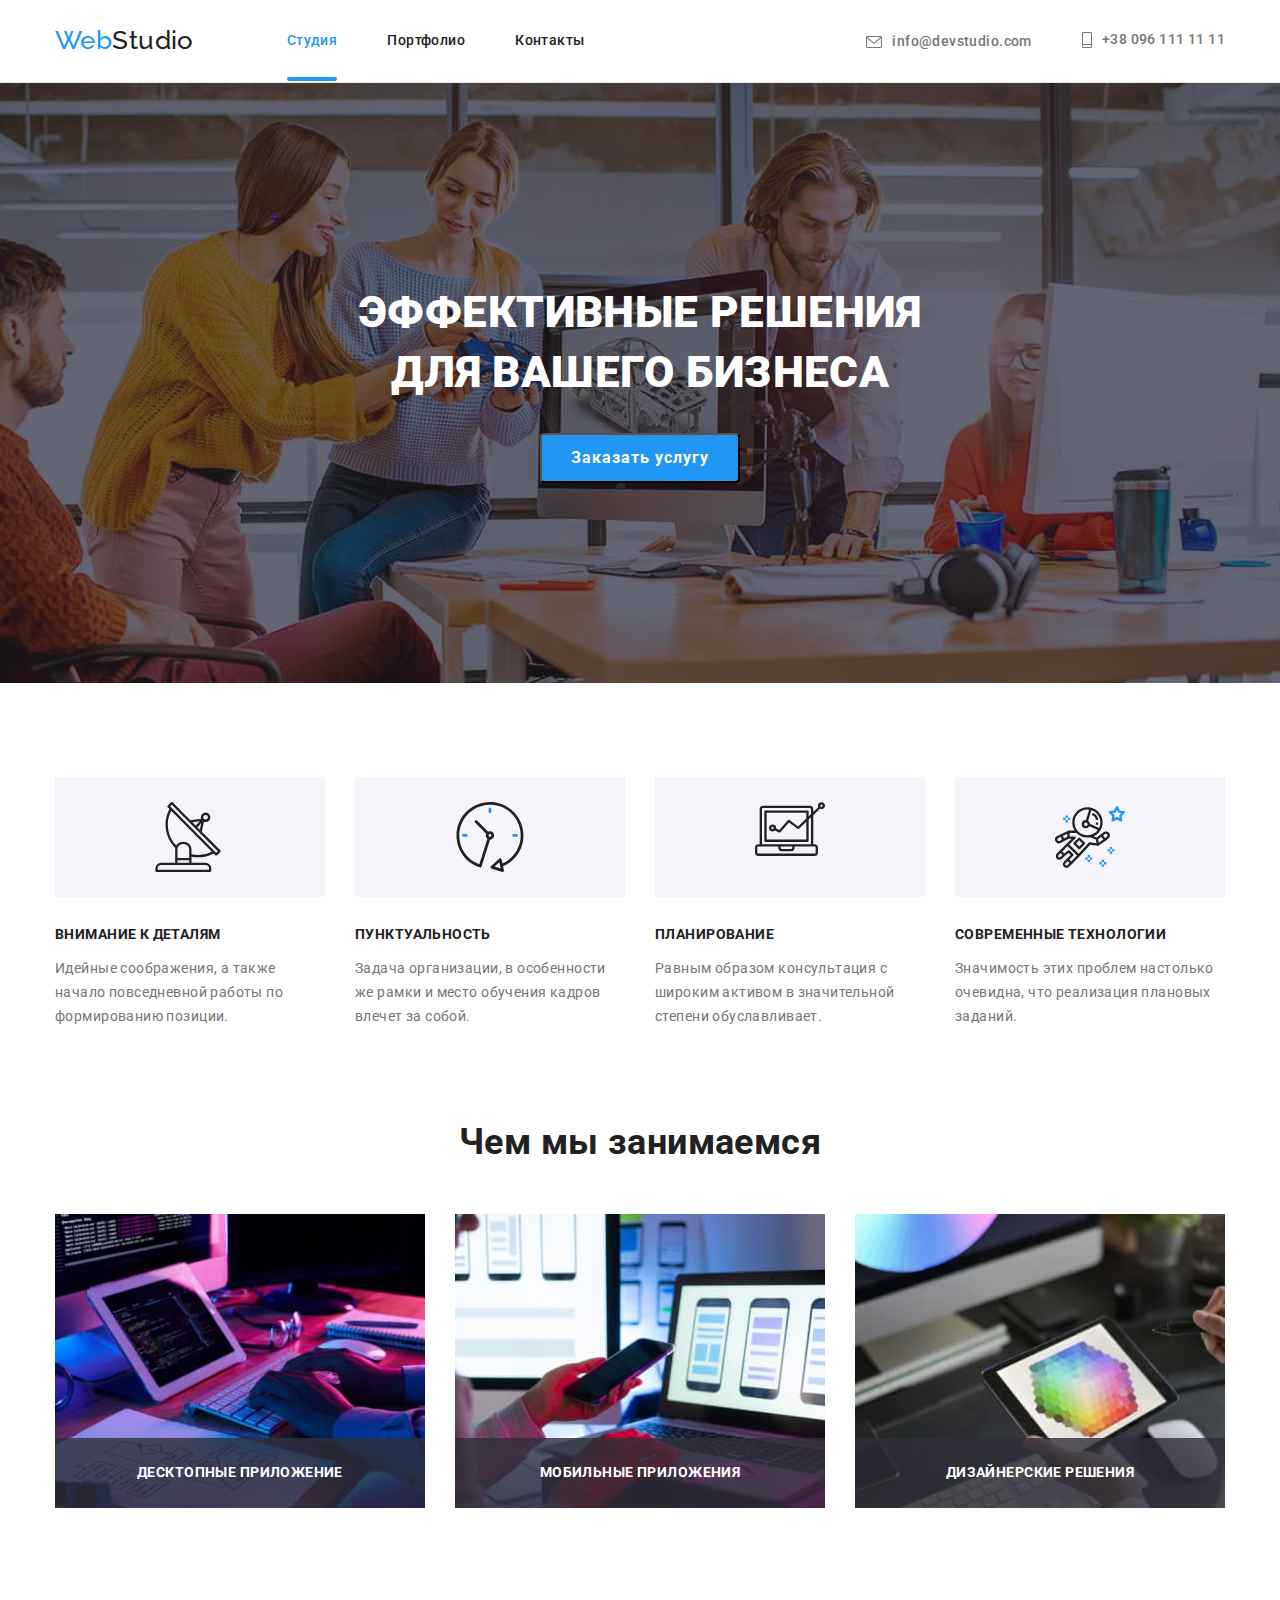
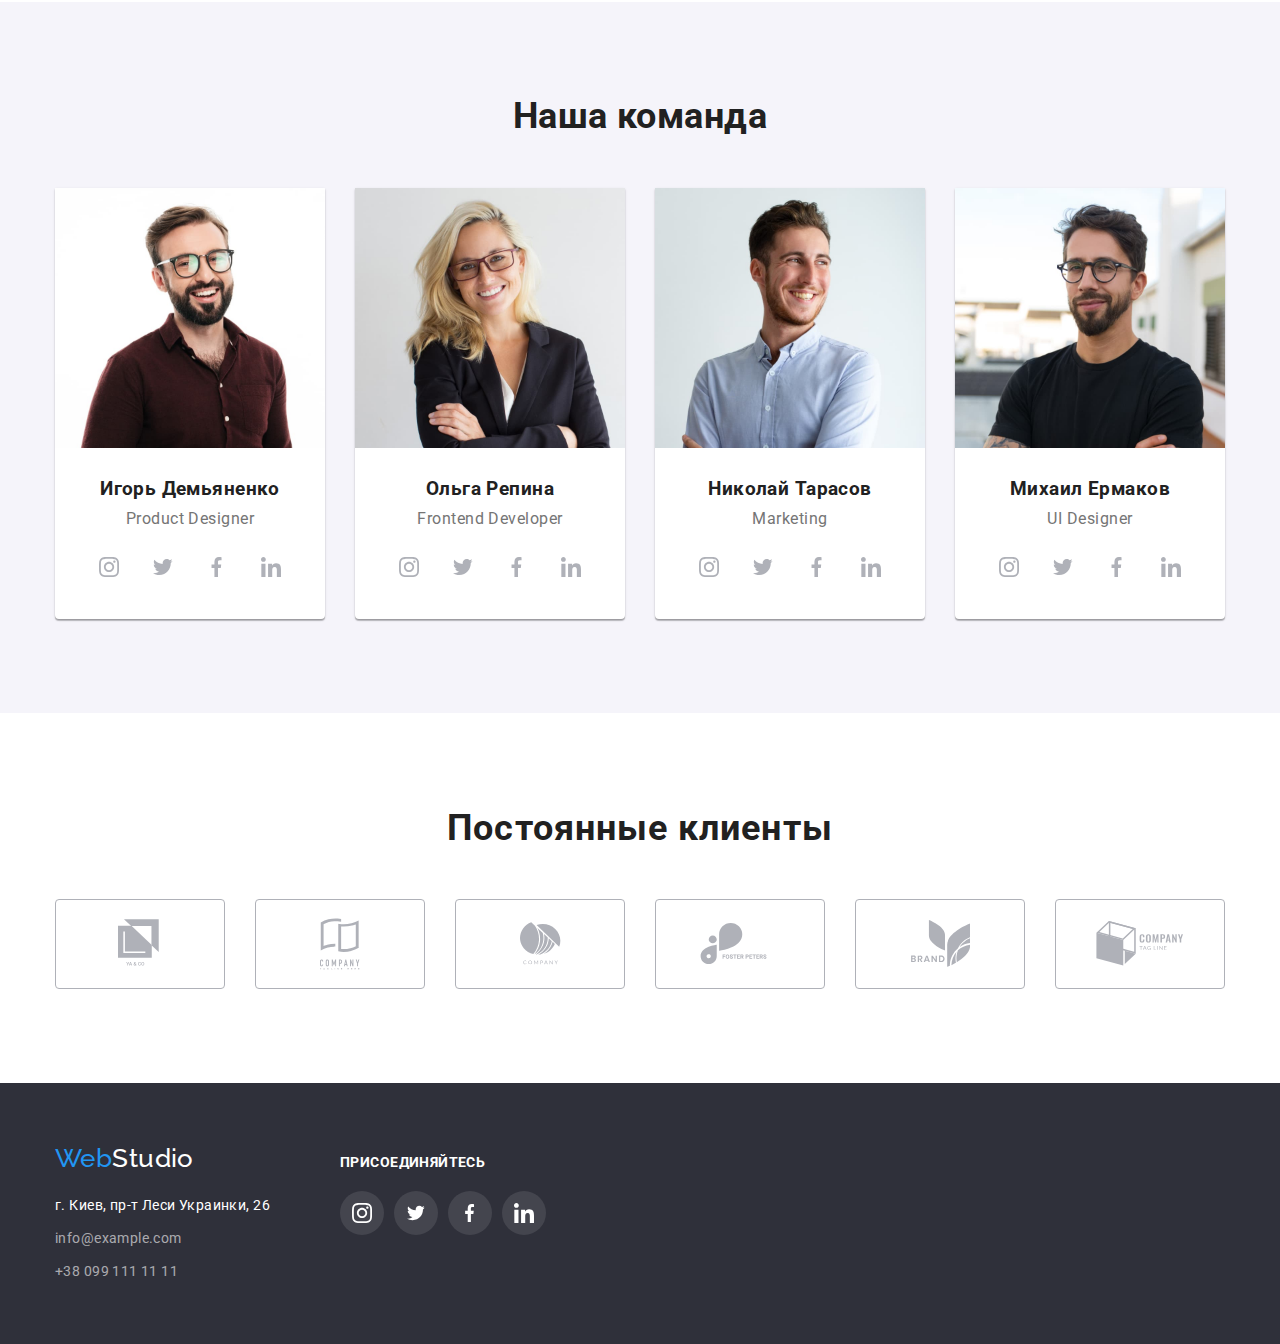
<file: index.html>
<!DOCTYPE html>
<html lang="en">
  <head>
    <meta charset="UTF-8" />
    <meta http-equiv="X-UA-Compatible" content="IE=edge" />
    <meta name="viewport" content="width=device-width, initial-scale=1.0" />
    <title>Document</title>
    <link rel="preconnect" href="https://fonts.gstatic.com" />
    <link
      href="https://fonts.googleapis.com/css2?family=Raleway:wght@700&family=Roboto:wght@400;500;700;900&display=swap"
      rel="stylesheet"
    />
    <link
      rel="stylesheet"
      href="https://cdnjs.cloudflare.com/ajax/libs/modern-normalize/0.2.0/modern-normalize.min.css"
    />
    <link rel="stylesheet" href="./css/style.css" />
  </head>

  <body>
    <!--Шапка-->
    <header class="header">
      <div class="container">
        <nav>
          <a class="logo" href="./index.html">
            Web<span class="accent">Studio</span>
          </a>
          <ul class="site-nav list">
            <li class="item">
              <a href="./index.html" class="link current">Студия</a>
            </li>
            <li class="item">
              <a href="./portfolio.html" class="link">Портфолио</a>
            </li>
            <li class="item"><a href="" class="link">Контакты</a></li>
          </ul>
        </nav>
        <ul class="contacts">
          <li class="item">
            <a class="link contacts-link" href="mailto:info@devstudio.com">
              <svg class="icon" width="16px" height="12px">
                <use href="./icon/sprite.svg#icon-letter"></use>
              </svg>
              info@devstudio.com
            </a>
          </li>
          <li class="item">
            <a class="link contacts-link" href="tel:+380961111111">
              <svg class="icon-tell" width="10px" height="16px">
                <use href="./icon/sprite.svg#icon-tel "></use>
              </svg>
              +38 096 111 11 11
            </a>
          </li>
        </ul>
      </div>
    </header>
    <!--Уникальный контент страници-->
    <main>
      <section class="hero">
        <div class="container">
          <h1 class="hero-title">
            ЭФФЕКТИВНЫЕ РЕШЕНИЯ<br />
            ДЛЯ ВАШЕГО БИЗНЕСА
          </h1>
          <button class="button primary" type="button " data-modal-open>
            Заказать услугу
          </button>
        </div>
      </section>
      <!--Особенности-->
      <section class="section advantages">
        <div class="container">
          <ul class="feature">
            <li class="list-item icon-antenna">
              <h3 class="section-title">ВНИМАНИЕ К ДЕТАЛЯМ</h3>
              <p>
                Идейные соображения, а также начало повседневной работы по
                формированию позиции.
              </p>
            </li>
            <li class="list-item icon-clock">
              <h3 class="section-title">ПУНКТУАЛЬНОСТЬ</h3>
              <p>
                Задача организации, в особенности же рамки и место обучения
                кадров влечет за собой.
              </p>
            </li>
            <li class="list-item icon-vektor">
              <h3 class="section-title">ПЛАНИРОВАНИЕ</h3>
              <p>
                Равным образом консультация с широким активом в значительной
                степени обуславливает.
              </p>
            </li>
            <li class="list-item icon-astronaut">
              <h3 class="section-title">СОВРЕМЕННЫЕ ТЕХНОЛОГИИ</h3>
              <p>
                Значимость этих проблем настолько очевидна, что реализация
                плановых заданий.
              </p>
            </li>
          </ul>
        </div>
      </section>
      <section class="section-soft">
        <div class="container">
          <h2 class="section-caption">Чем мы занимаемся</h2>
          <ul class="soft">
            <li class="item-soft">
              <div class="wrapper-soft">
                <img
                  src="./images/page1/img1.jpg"
                  alt="десктопные приложения"
                  width="370"
                />
                <div>
                  <p class="title-bg">ДЕСКТОПНЫЕ ПРИЛОЖЕНИЕ</p>
                  <img src="./images/page3/bg-soft.png" alt="кодер" />
                </div>
              </div>
            </li>
            <li class="item-soft">
              <div class="wrapper-soft">
                <img
                  src="./images/page1/img2.jpg"
                  alt="мобильные приложения"
                  width="370"
                />
                <div>
                  <p class="title-bg">МОБИЛЬНЫЕ ПРИЛОЖЕНИЯ</p>
                  <img src="./images/page3/bg-soft.png" alt="кодер" />
                </div>
              </div>
            </li>
            <li class="item-soft">
              <div class="wrapper-soft">
                <img
                  src="./images/page1/img3.jpg"
                  alt="дизайнерские решения"
                  width="370"
                />
                <div>
                  <p class="title-bg">ДИЗАЙНЕРСКИЕ РЕШЕНИЯ</p>
                  <img src="./images/page3/bg-soft.png" alt="кодер" />
                </div>
              </div>
            </li>
          </ul>
        </div>
      </section>
      <section class="section team">
        <div class="container">
          <h2 class="section-caption">Наша команда</h2>
          <ul class="team-list">
            <li class="team-item">
              <img
                src="./images/page1/img4.jpg"
                alt="Игорь Демьяненко"
                width="270"
              />
              <div class="box">
                <h3 class="section-team">Игорь Демьяненко</h3>
                <p class="profi">Product Designer</p>
                <ul class="social-icons">
                  <li class="social-icons-item">
                    <a
                      href=""
                      class="social-icons-link"
                      target="_blank"
                      rel="noopener noreferrer"
                    >
                      <svg class="icon" width="20px" height="20px">
                        <use href="./icon/sprite.svg#icon-instagram"></use>
                      </svg>
                    </a>
                  </li>
                  <li class="social-icons-item">
                    <a
                      href=""
                      class="social-icons-link"
                      target="_blank"
                      rel="noopener noreferrer"
                    >
                      <svg class="icon" width="20px" height="16px">
                        <use href="./icon/sprite.svg#icon-tviter"></use>
                      </svg>
                    </a>
                  </li>
                  <li class="social-icons-item">
                    <a
                      href=""
                      class="social-icons-link"
                      target="_blank"
                      rel="noopener noreferrer"
                    >
                      <svg class="icon" width="10px" height="20px">
                        <use href="./icon/sprite.svg#icon-facebook"></use>
                      </svg>
                    </a>
                  </li>
                  <li class="social-icons-item">
                    <a
                      href=""
                      class="social-icons-link"
                      target="_blank"
                      rel="noopener noreferrer"
                    >
                      <svg class="icon" width="20px" height="20px">
                        <use href="./icon/sprite.svg#icon-linkedin"></use>
                      </svg>
                    </a>
                  </li>
                </ul>
              </div>
            </li>
            <li class="team-item">
              <img
                src="./images/page1/img5.jpg"
                alt="Ольга Репина"
                width="270"
              />
              <div class="box">
                <h3 class="section-team">Ольга Репина</h3>
                <p class="profi">Frontend Developer</p>
                <ul class="social-icons">
                  <li class="social-icons-item">
                    <a
                      href=""
                      class="social-icons-link"
                      target="_blank"
                      rel="noopener noreferrer"
                    >
                      <svg class="icon" width="20px" height="20px">
                        <use href="./icon/sprite.svg#icon-instagram"></use>
                      </svg>
                    </a>
                  </li>
                  <li class="social-icons-item">
                    <a
                      href=""
                      class="social-icons-link"
                      target="_blank"
                      rel="noopener noreferrer"
                    >
                      <svg class="icon" width="20px" height="16px">
                        <use href="./icon/sprite.svg#icon-tviter"></use>
                      </svg>
                    </a>
                  </li>
                  <li class="social-icons-item">
                    <a
                      href=""
                      class="social-icons-link"
                      target="_blank"
                      rel="noopener noreferrer"
                    >
                      <svg class="icon" width="10px" height="20px">
                        <use href="./icon/sprite.svg#icon-facebook"></use>
                      </svg>
                    </a>
                  </li>
                  <li class="social-icons-item">
                    <a
                      href=""
                      class="social-icons-link"
                      target="_blank"
                      rel="noopener noreferrer"
                    >
                      <svg class="icon" width="20px" height="20px">
                        <use href="./icon/sprite.svg#icon-linkedin"></use>
                      </svg>
                    </a>
                  </li>
                </ul>
              </div>
            </li>
            <li class="team-item">
              <img
                src="./images/page1/img6.jpg"
                alt="Николай Тарасов"
                width="270"
              />
              <div class="box">
                <h3 class="section-team">Николай Тарасов</h3>
                <p class="profi">Marketing</p>
                <ul class="social-icons">
                  <li class="social-icons-item">
                    <a
                      href=""
                      class="social-icons-link"
                      target="_blank"
                      rel="noopener noreferrer"
                    >
                      <svg class="icon" width="20px" height="20px">
                        <use href="./icon/sprite.svg#icon-instagram"></use>
                      </svg>
                    </a>
                  </li>
                  <li class="social-icons-item">
                    <a
                      href=""
                      class="social-icons-link"
                      target="_blank"
                      rel="noopener noreferrer"
                    >
                      <svg class="icon" width="20px" height="16px">
                        <use href="./icon/sprite.svg#icon-tviter"></use>
                      </svg>
                    </a>
                  </li>
                  <li class="social-icons-item">
                    <a
                      href=""
                      class="social-icons-link"
                      target="_blank"
                      rel="noopener noreferrer"
                    >
                      <svg class="icon" width="10px" height="20px">
                        <use href="./icon/sprite.svg#icon-facebook"></use>
                      </svg>
                    </a>
                  </li>
                  <li class="social-icons-item">
                    <a
                      href=""
                      class="social-icons-link"
                      target="_blank"
                      rel="noopener noreferrer"
                    >
                      <svg class="icon" width="20px" height="20px">
                        <use href="./icon/sprite.svg#icon-linkedin"></use>
                      </svg>
                    </a>
                  </li>
                </ul>
              </div>
            </li>
            <li class="team-item">
              <img
                src="./images/page1/img7.jpg"
                alt="Михаил Ермаков"
                width="270"
              />
              <div class="box">
                <h3 class="section-team">Михаил Ермаков</h3>
                <p class="profi">UI Designer</p>
                <ul class="social-icons">
                  <li class="social-icons-item">
                    <a
                      href=""
                      class="social-icons-link"
                      target="_blank"
                      rel="noopener noreferrer"
                    >
                      <svg class="icon" width="20px" height="20px">
                        <use href="./icon/sprite.svg#icon-instagram"></use>
                      </svg>
                    </a>
                  </li>
                  <li class="social-icons-item">
                    <a
                      href=""
                      class="social-icons-link"
                      target="_blank"
                      rel="noopener noreferrer"
                    >
                      <svg class="icon" width="20px" height="16px">
                        <use href="./icon/sprite.svg#icon-tviter"></use>
                      </svg>
                    </a>
                  </li>
                  <li class="social-icons-item">
                    <a
                      href=""
                      class="social-icons-link"
                      target="_blank"
                      rel="noopener noreferrer"
                    >
                      <svg class="icon" width="10px" height="20px">
                        <use href="./icon/sprite.svg#icon-facebook"></use>
                      </svg>
                    </a>
                  </li>
                  <li class="social-icons-item">
                    <a
                      href=""
                      class="social-icons-link"
                      target="_blank"
                      rel="noopener noreferrer"
                    >
                      <svg class="icon" width="20px" height="20px">
                        <use href="./icon/sprite.svg#icon-linkedin"></use>
                      </svg>
                    </a>
                  </li>
                </ul>
              </div>
            </li>
          </ul>
        </div>
      </section>
      <section class="compani">
        <div class="container">
          <h2 class="clients">Постоянные клиенты</h2>

          <ul class="compani-icons">
            <li class="compani-icons-item">
              <a
                href="#"
                class="compani-icons link"
                target="_blank"
                rel="noopener noreferrer"
              >
                <svg class="icon-compani" width="45px" height="50px">
                  <use href="./icon/sprite.svg#icon-logo1"></use>
                </svg>
              </a>
            </li>
            <li class="compani-icons-item">
              <a
                href="#"
                class="compani-icons link"
                target="_blank"
                rel="noopener noreferrer"
              >
                <svg class="icon-compani" width="40px" height="52px">
                  <use href="./icon/sprite.svg#icon-logo2"></use>
                </svg>
              </a>
            </li>
            <li class="compani-icons-item">
              <a
                href="#"
                class="compani-icons link"
                target="_blank"
                rel="noopener noreferrer"
              >
                <svg class="icon-compani" width="41px" height="43px">
                  <use href="./icon/sprite.svg#icon-logo3"></use>
                </svg>
              </a>
            </li>
            <li class="compani-icons-item">
              <a
                href="#"
                class="compani-icons link"
                target="_blank"
                rel="noopener noreferrer"
              >
                <svg class="icon-compani" width="80px" height="42px">
                  <use href="./icon/sprite.svg#icon-logo4"></use>
                </svg>
              </a>
            </li>
            <li class="compani-icons-item">
              <a
                href="#"
                class="compani-icons link"
                target="_blank"
                rel="noopener noreferrer"
              >
                <svg class="icon-compani" width="59px" height="47px">
                  <use href="./icon/sprite.svg#icon-logo5"></use>
                </svg>
              </a>
            </li>
            <li class="compani-icons-item">
              <a
                href="#"
                class="compani-icons link"
                target="_blank"
                rel="noopener noreferrer"
              >
                <svg class="icon-compani" width="88px" height="45px">
                  <use href="./icon/sprite.svg#icon-logo6"></use>
                </svg>
              </a>
            </li>
          </ul>
        </div>
      </section>
    </main>
    <!--  Подвал страницы-->
    <footer class="dark-bg">
      <div class="container">
        <div class="footer-test">
          <a class="link logo" href="./index.html">
            Web<span class="accent-logo">Studio</span></a
          >
          <address class="connektion">
            <ul class="address-nav list">
              <li class="address-item">
                <a class="link" href=""> г. Киев, пр-т Леси Украинки, 26</a>
              </li>
              <li class="address-mail">
                <a class="link" href="mailto:info@example.com"
                  >info@example.com</a
                >
              </li>
              <li>
                <a class="link" href="tel:+380991111111">+38 099 111 11 11</a>
              </li>
            </ul>
          </address>
        </div>
        <div class="footer-social">
          <p class="social-footer">ПРИСОЕДИНЯЙТЕСЬ</p>
          <ul class="compani-social-icons">
            <li class="social-icons-item">
              <a
                href=""
                class="social-icons-link"
                target="_blank"
                rel="noopener noreferrer"
              >
                <svg class="icon" width="20px" height="20px">
                  <use href="./icon/sprite.svg#icon-instagram"></use>
                </svg>
              </a>
            </li>
            <li class="social-icons-item">
              <a
                href=""
                class="social-icons-link"
                target="_blank"
                rel="noopener noreferrer"
              >
                <svg class="icon" width="20px" height="16px">
                  <use href="./icon/sprite.svg#icon-tviter"></use>
                </svg>
              </a>
            </li>
            <li class="social-icons-item">
              <a
                href=""
                class="social-icons-link"
                target="_blank"
                rel="noopener noreferrer"
              >
                <svg class="icon" width="10px" height="20px">
                  <use href="./icon/sprite.svg#icon-facebook"></use>
                </svg>
              </a>
            </li>
            <li class="social-icons-item">
              <a
                href=""
                class="social-icons-link"
                target="_blank"
                rel="noopener noreferrer"
              >
                <svg class="icon" width="20px" height="20px">
                  <use href="./icon/sprite.svg#icon-linkedin"></use>
                </svg>
              </a>
            </li>
          </ul>
        </div>
      </div>
    </footer>
    <div class="backdrop is-hidden" data-modal>
      <div class="modal">
        <button class="btn-close" data-modal-close>
          <svg class="icon-close" width="11px" height="11px">
            <use href="./icon/sprite.svg#icon-CLOSE"></use>
          </svg>
        </button>
      </div>
    </div>
    <script src="./js/modal.js"></script>
  </body>
</html>
</file>
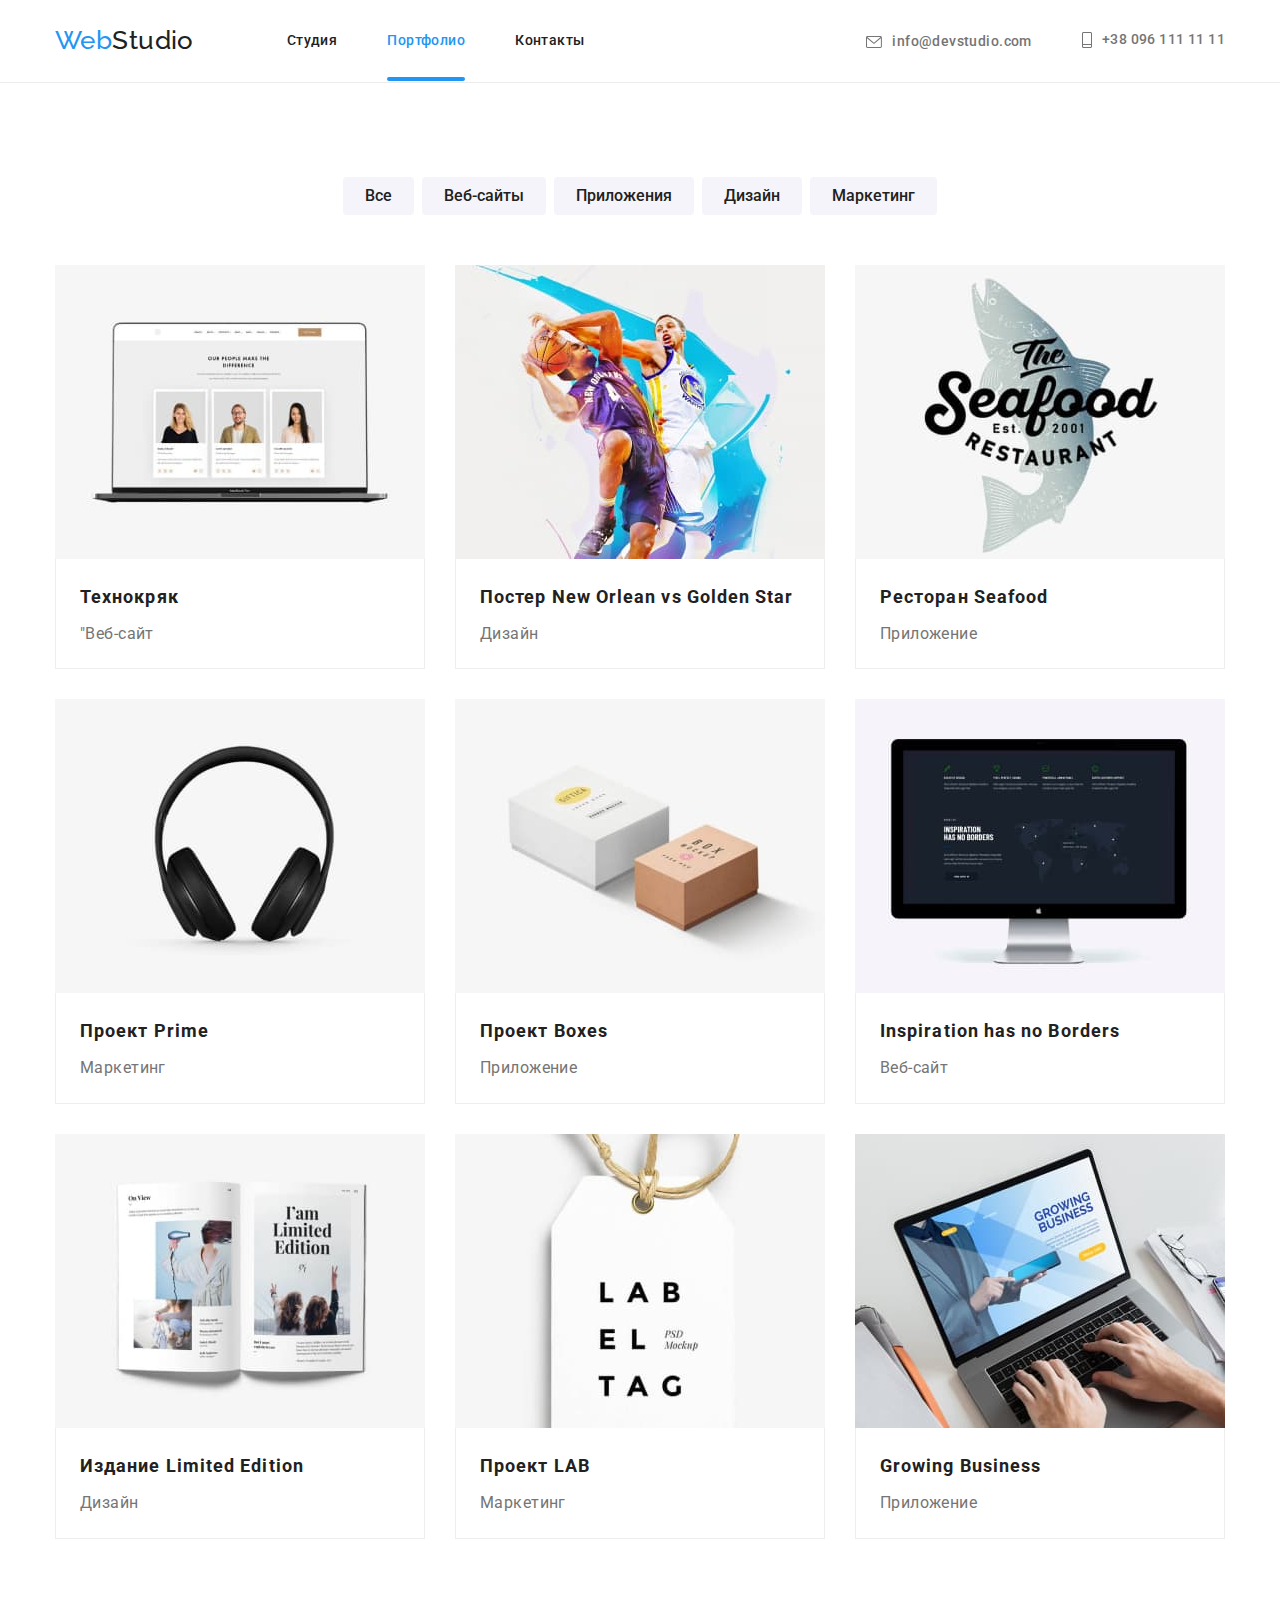
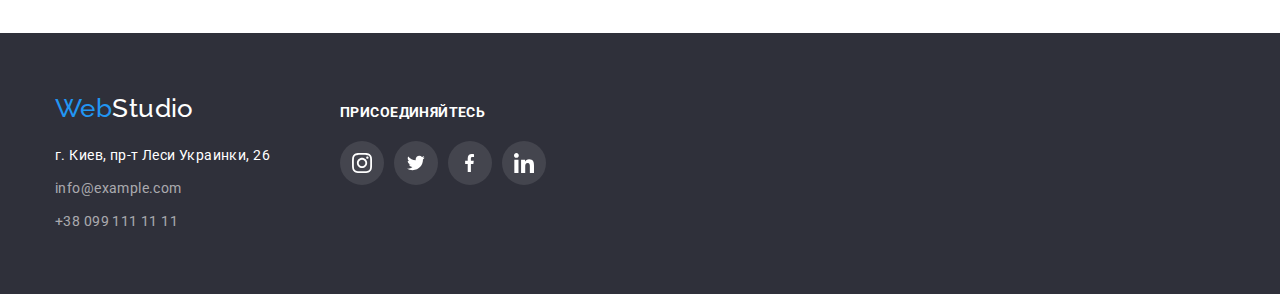
<file: portfolio.html>
<!DOCTYPE html>
<html lang="en">
  <head>
    <meta charset="UTF-8" />
    <meta http-equiv="X-UA-Compatible" content="IE=edge" />
    <meta name="viewport" content="width=device-width, initial-scale=1.0" />
    <title>portfolio</title>
    <link rel="preconnect" href="https://fonts.gstatic.com" />
    <link
      href="https://fonts.googleapis.com/css2?family=Raleway:wght@700&family=Roboto:wght@400;500;700;900&display=swap"
      rel="stylesheet"
    />
    <link
      rel="stylesheet"
      href="https://cdnjs.cloudflare.com/ajax/libs/modern-normalize/0.2.0/modern-normalize.min.css"
    />
    <link rel="stylesheet" href="./css/style.css" />
  </head>

  <body>
    <!--шапка-->
    <header class="header">
      <div class="container">
        <nav>
          <a class="logo" href="/index.html">
            Web<span class="accent">Studio</span>
          </a>
          <ul class="site-nav list">
            <li class="item"><a href="./index.html" class="link">Студия</a></li>
            <li class="item">
              <a href="./portfolio.html" class="link current">Портфолио</a>
            </li>
            <li class="item"><a href="" class="link">Контакты</a></li>
          </ul>
        </nav>
        <ul class="contacts">
          <li class="item">
            <a class="link contacts-link" href="mailto:info@devstudio.com">
              <svg class="icon-mail" width="16px" height="12px">
                <use href="./icon/sprite.svg#icon-letter"></use>
              </svg>
              info@devstudio.com</a
            >
          </li>
          <li class="item">
            <a class="link contacts-link" href="tel:+380961111111">
              <svg class="icon-tell" width="10px" height="16px">
                <use href="./icon/sprite.svg#icon-tel "></use>
              </svg>
              +38 096 111 11 11</a
            >
          </li>
        </ul>
      </div>
    </header>
    <main>
      <!-- уникальный контент страницы-->
      <section class="portfolio">
        <div class="container">
          <ul class="filter-button">
            <li class="link">
              <button type="button" class="filter-btn link secandary">
                Все
              </button>
            </li>
            <li class="link">
              <button type="button" class="filter-btn link secandary">
                Веб-сайты
              </button>
            </li>
            <li class="link">
              <button type="button" class="filter-btn link secandary">
                Приложения
              </button>
            </li>
            <li class="link">
              <button type="button" class="filter-btn link secandary">
                Дизайн
              </button>
            </li>
            <li class="link">
              <button type="button" class="filter-btn link secandary">
                Маркетинг
              </button>
            </li>
          </ul>
          <!--особенности-->

          <ul class="grid">
            <li class="card-item">
              <a class="link" href="">
                <div class="box-overlay">
                  <div class="overlay">
                    <p class="text-overlay">
                      Технокряк это современная площадка распространения
                      коронавируса. Компании используют эту платформу для
                      цифрового шпионажа и атак на защищённые сервера
                      конкурентов.
                    </p>
                  </div>
                  <img
                    src="./images/page2/img8.jpg"
                    alt="Технокряк"
                    width="370"
                  />
                </div>

                <div class="card-text">
                  <h2 class="grid-title">Технокряк</h2>
                  <p class="grid-text">"Веб-сайт</p>
                </div>
              </a>
            </li>
            <li class="card-item">
              <a class="link" href="">
                <div class="box-overlay">
                  <div class="overlay">
                    <p class="text-overlay">
                      Технокряк это современная площадка распространения
                      коронавируса. Компании используют эту платформу для
                      цифрового шпионажа и атак на защищённые сервера
                      конкурентов.
                    </p>
                  </div>
                  <img
                    src="./images/page2/img9.jpg"
                    alt="Постер New Orlean vs Golden Star"
                    width="370"
                  />
                </div>
                <div class="card-text">
                  <h2 class="grid-title">Постер New Orlean vs Golden Star</h2>
                  <p class="grid-text">Дизайн</p>
                </div>
              </a>
            </li>
            <li class="card-item">
              <a class="link" href="">
                <div class="box-overlay">
                  <div class="overlay">
                    <p class="text-overlay">
                      Технокряк это современная площадка распространения
                      коронавируса. Компании используют эту платформу для
                      цифрового шпионажа и атак на защищённые сервера
                      конкурентов.
                    </p>
                  </div>
                  <img
                    src="./images/page2/img10.jpg"
                    alt="Ресторан Seafood"
                    width="370"
                  />
                </div>
                <div class="card-text">
                  <h2 class="grid-title">Ресторан Seafood</h2>
                  <p class="grid-text">Приложение</p>
                </div>
              </a>
            </li>
            <li class="card-item">
              <a class="link" href="">
                <div class="box-overlay">
                  <div class="overlay">
                    <p class="text-overlay">
                      Технокряк это современная площадка распространения
                      коронавируса. Компании используют эту платформу для
                      цифрового шпионажа и атак на защищённые сервера
                      конкурентов.
                    </p>
                  </div>
                  <img
                    src="./images/page2/img11.jpg"
                    alt="Проект Prime"
                    width="370"
                  />
                </div>
                <div class="card-text">
                  <h2 class="grid-title">Проект Prime</h2>
                  <p class="grid-text">Маркетинг</p>
                </div>
              </a>
            </li>
            <li class="card-item">
              <a class="link" href="">
                <div class="box-overlay">
                  <div class="overlay">
                    <p class="text-overlay">
                      Технокряк это современная площадка распространения
                      коронавируса. Компании используют эту платформу для
                      цифрового шпионажа и атак на защищённые сервера
                      конкурентов.
                    </p>
                  </div>
                  <img
                    src="./images/page2/img12.jpg"
                    alt="Проект Boxes"
                    width="370"
                  />
                </div>
                <div class="card-text">
                  <h2 class="grid-title">Проект Boxes</h2>
                  <p class="grid-text">Приложение</p>
                </div>
              </a>
            </li>
            <li class="card-item">
              <a class="link" href="">
                <div class="box-overlay">
                  <div class="overlay">
                    <p class="text-overlay">
                      Технокряк это современная площадка распространения
                      коронавируса. Компании используют эту платформу для
                      цифрового шпионажа и атак на защищённые сервера
                      конкурентов.
                    </p>
                  </div>
                  <img
                    src="./images/page2/img13.jpg"
                    alt="Inspiration has no Borders"
                    width="370"
                  />
                </div>
                <div class="card-text">
                  <h2 class="grid-title">Inspiration has no Borders</h2>
                  <p class="grid-text">Веб-сайт</p>
                </div>
              </a>
            </li>
            <li class="card-item">
              <a class="link" href="">
                <div class="box-overlay">
                  <div class="overlay">
                    <p class="text-overlay">
                      Технокряк это современная площадка распространения
                      коронавируса. Компании используют эту платформу для
                      цифрового шпионажа и атак на защищённые сервера
                      конкурентов.
                    </p>
                  </div>
                  <img
                    src="./images/page2/img14.jpg"
                    alt="Издание Limited Edition"
                    width="370"
                  />
                </div>
                <div class="card-text">
                  <h2 class="grid-title">Издание Limited Edition</h2>
                  <p class="grid-text">Дизайн</p>
                </div>
              </a>
            </li>
            <li class="card-item">
              <a class="link" href="">
                <div class="box-overlay">
                  <div class="overlay">
                    <p class="text-overlay">
                      Технокряк это современная площадка распространения
                      коронавируса. Компании используют эту платформу для
                      цифрового шпионажа и атак на защищённые сервера
                      конкурентов.
                    </p>
                  </div>
                  <img
                    src="./images/page2/img15.jpg"
                    alt="Проект LAB"
                    width="370"
                  />
                </div>
                <div class="card-text">
                  <h2 class="grid-title">Проект LAB</h2>
                  <p class="grid-text">Маркетинг</p>
                </div>
              </a>
            </li>
            <li class="card-item">
              <a class="link" href="">
                <div class="box-overlay">
                  <div class="overlay">
                    <p class="text-overlay">
                      Технокряк это современная площадка распространения
                      коронавируса. Компании используют эту платформу для
                      цифрового шпионажа и атак на защищённые сервера
                      конкурентов.
                    </p>
                  </div>
                  <img
                    src="./images/page2/img16.jpg"
                    alt="Growing Business"
                    width="370"
                  />
                </div>
                <div class="card-text">
                  <h2 class="grid-title">Growing Business</h2>
                  <p class="grid-text">Приложение</p>
                </div>
              </a>
            </li>
          </ul>
        </div>
      </section>
    </main>
    <!-- подвал страницы-->
    <footer class="dark-bg">
      <div class="container">
        <div class="footer-test">
          <a class="link logo" href="./index.html">
            Web<span class="accent-logo">Studio</span>
          </a>
          <address class="connektion">
            <ul class="address-nav list">
              <li class="address-item">
                <a class="link a" href=""> г. Киев, пр-т Леси Украинки, 26</a>
              </li>
              <li class="address-mail">
                <a class="link" href="mailto:info@example.com"
                  >info@example.com</a
                >
              </li>
              <li>
                <a class="link" href="tel:+380991111111">+38 099 111 11 11</a>
              </li>
            </ul>
          </address>
        </div>
        <div class="footer-social">
          <p class="social-footer">ПРИСОЕДИНЯЙТЕСЬ</p>
          <ul class="compani-social-icons">
            <li class="social-icons-item">
              <a
                href=""
                class="social-icons-link"
                target="_blank"
                rel="noopener noreferrer"
              >
                <svg class="icon" width="20px" height="20px">
                  <use href="./icon/sprite.svg#icon-instagram"></use>
                </svg>
              </a>
            </li>
            <li class="social-icons-item">
              <a
                href=""
                class="social-icons-link"
                target="_blank"
                rel="noopener noreferrer"
              >
                <svg class="icon" width="20px" height="16px">
                  <use href="./icon/sprite.svg#icon-tviter"></use>
                </svg>
              </a>
            </li>
            <li class="social-icons-item">
              <a
                href=""
                class="social-icons-link"
                target="_blank"
                rel="noopener noreferrer"
              >
                <svg class="icon" width="10px" height="20px">
                  <use href="./icon/sprite.svg#icon-facebook"></use>
                </svg>
              </a>
            </li>
            <li class="social-icons-item">
              <a
                href=""
                class="social-icons-link"
                target="_blank"
                rel="noopener noreferrer"
              >
                <svg class="icon" width="20px" height="20px">
                  <use href="./icon/sprite.svg#icon-linkedin"></use>
                </svg>
              </a>
            </li>
          </ul>
        </div>
      </div>
    </footer>
  </body>
</html>
</file>
<file: css/style.css>
/*#2F303A вторичный цвет фона  */
/* #212121    основной цвет текста */
/*  #757575 вторичный цвет текста */
/* #ffffff  белый  */
/*#2196F3 акцент */
/*  */

:root {
  --primary-text-color: #212121;
  --list-text-color: #757575;
  --accent-color: #2196f3;
  --premiry-bg-color: #f5f4fa;
  --white-color: #ffffff;
  --dark-bg-color: #2f303a;
  --border-header: #ececec;
  --box-shadow: 0px 1px 3px rgba(0, 0, 0, 0.12), 0px 1px 1px rgba(0, 0, 0, 0.14),
    0px 2px 1px rgba(0, 0, 0, 0.2);
  --border-example: #eeeeee;
  --bg-icon: #afb1b8;
  --bg-icon-footer: rgba(255, 255, 255, 0.1);
  --taming-function: cubic-bezier(0.4, 0, 0.2, 1);
}

html {
  box-sizing: border-box;
}

*,
*::after,
*::before {
  box-sizing: inherit;
}

body {
  font-family: Roboto, sans-serif;
  font-weight: 500;
  font-size: 14px;
  line-height: 1.71px;
  letter-spacing: 0.03em;
  color: var(--list-text-color);
  background: var(--white-color);
  color: var(--primary-text-color);
}
/* контейнер навигации*/

/*.link {
  color: inherit;

  font-style: normal;
  text-decoration: none;
  transition: color 2500ms cubic-bezier(0.4, 0, 0.2, 1),
    fill 2500ms cubic-bezier(0.4, 0, 0.2, 1),
    background-color 2500ms cubic-bezier(0.4, 0, 0.2, 1),
    border-color 2500ms cubic-bezier(0.4, 0, 0.2, 1),
    box-shadow 2500ms cubic-bezier(0.4, 0, 0.2, 1);
}*/
.container {
  width: 1200px;
  padding-left: 15px;
  padding-right: 15px;
  margin-left: auto;
  margin-right: auto;
}
.list {
  list-style: none;
  padding-left: 0;
  margin: 0;
}

h1,
h2,
h3,
h4,
h5,
h6,
ul,
p {
  margin-top: 0;
}
p {
  margin-bottom: 0;
}

img {
  display: block;
  max-width: 100%;
  height: auto;
}

/* logo */

.logo {
  display: block;
  font-family: Raleway, sans-serif;
  margin-right: 93px;
  color: var(--accent-color);
  font-size: 26px;
  line-height: 1.2;
  text-decoration: none;
}
.accent {
  color: var(--primary-text-color);
}

.accent-logo {
  color: var(--white-color);
}

ul {
  list-style: none;
}

nav {
  display: inline-flex;
  align-items: center;
}

.header .container {
  display: flex;
  align-items: center;
  justify-content: space-between;
}
header {
  border-bottom: 1px solid var(--border-header);
}
/* sait nav */

.site-nav {
  display: flex;
}

.site-nav .item:last-child {
  margin-right: 0;
}

.site-nav .item:not(:last-child),
.contacts .item:not(:last-child) {
  margin-right: 50px;
}

.site-nav .link {
  position: relative;
  display: block;
  padding-top: 32px;
  padding-bottom: 32px;

  color: var(--primary-text-color);
  font-size: 14px;
  line-height: 1.14;
  text-decoration: none;
  transition: color 250ms cubic-bezier(0.4, 0, 0.2, 1);
}
.site-nav .link:hover,
.site-nav .link:focus {
  color: var(--accent-color);
}
.site-nav .link.current {
  color: var(--accent-color);
}

.site-nav .link::after {
  content: "";
  position: absolute;
  display: block;
  bottom: 0;
  width: 100%;
  height: 4px;
  background-color: var(--accent-color);
  border-radius: 2px;
  opacity: 0;
  transition: opacity 250ms var(--taming-function);
}
.site-nav .link.current::after {
  opacity: 1;
}
/* contacts */

.contacts {
  display: inline-flex;
  align-items: baseline;
  padding-left: 0;
  margin-bottom: 0;
}

.contacts .icon {
  fill: var(--list-text-color);
  margin-right: 10px;
}
.contacts-link:hover .icon,
.contacts-link:focus .icon {
  fill: var(--accent-color);
}

.contacts .link {
  display: flex;
  align-items: center;
  padding-top: 32px;
  padding-bottom: 32px;

  color: var(--list-text-color);
  font-size: 14px;
  line-height: 1.14;
  text-decoration: none;
  transition: color 250ms cubic-bezier(0.4, 0, 0.2, 1);
}
.icon-mail {
  margin-right: 10px;
  fill: currentColor;
}
.icon-tell {
  margin-right: 10px;
  fill: currentColor;
}
.contacts .link:hover,
.contacts .link:focus {
  color: var(--accent-color);
}

.section {
  padding-top: 94px;
  padding-bottom: 94px;
}
.social-icons {
  display: inline-flex;
  margin-left: 0;
  padding-left: 0;
  margin-top: 16px;
}
.social-icons-item + .social-icons-item {
  margin-left: 10px;
}

.social-icons .icon {
  width: 20px;
  min-height: 20px;
  fill: var(--bg-icon);
  transition: fill 250ms cubic-bezier(0.4, 0, 0.2, 1);
}
.social-icons-link:hover .icon,
.social-icons-link:focus .icon {
  fill: var(--white-color);
}

.social-icons-link {
  display: flex;
  justify-content: center;
  align-items: center;
  width: 44px;
  height: 44px;
  background-color: var(--bg-icon-footer);
  fill: var(--white-color);
  border-radius: 50%;
  transition: background-color 250ms cubic-bezier(0.4, 0, 0.2, 1);
}

.social-icons-link:hover,
.social-icons-link:focus {
  background-color: var(--accent-color);
  fill: var(--white-color);
}
.footer-icon ul {
  display: inline-flex;
}
/* hero */

.hero {
  background-color: var(--dark-bg-color);
  text-align: center;
  padding-top: 200px;
  padding-bottom: 200px;
}

.hero {
  max-width: 1600px;
  height: 600px;
  margin-left: auto;
  margin-right: auto;
  background-image: url(../images/page3/Overlay.png),
    url("../images/page3/hero.jpg");
  background-position: center;
}
.hero-title {
  width: 696px;
  margin-right: auto;
  margin-left: auto;
  margin-bottom: 30px;

  color: var(--white-color);
  font-weight: 900;
  font-size: 44px;
  line-height: 1.36;
}

/* button */

.button {
  border-radius: 4px;
  min-width: 200px;
  min-height: 50px;

  color: var(--white-color);
  background-color: var(--accent-color);
  font-weight: 700;
  font-size: 16px;
  line-height: 1.87;
  letter-spacing: 0.06em;
  cursor: pointer;
}

/*  filter */

.filter-button {
  display: flex;
  justify-content: center;
  padding-left: 0;
  margin-bottom: 50px;
}

.filter-button > li:not(:first-child) {
  margin-left: 8px;
}

.filter-btn {
  padding: 6px 22px;
  font-weight: 500;
  color: var(--premiry-bg-color);
  color: var(--primary-text-color);
  font-size: 16px;
  line-height: 1.6;
  border: none;
  border-radius: 4px;
  cursor: pointer;
  transition: color 250ms cubic-bezier(0.4, 0, 0.2, 1),
    background-color 250ms cubic-bezier(0.4, 0, 0.2, 1),
    box-shadow 250ms cubic-bezier(0.4, 0, 0.2, 1);
}

.filter-btn.link:hover,
.filter-btn.link:focus {
  box-shadow: var(--box-shadow);
  background-color: var(--accent-color);
  color: var(--white-color);
}

.filter-btn.primary {
  background-color: var(--accent-color);
  color: var(--white-color);
  border-color: var(--accent-color);
}
.filter-btn.secandary {
  color: var(--primary-text-color);
  background-color: var(--premiry-bg-color);
  border-color: var(--premiry-bg-color);
}

/* section */

.section-title {
  color: var(--primary-text-color);
  font-weight: 700;
  font-size: 14px;
  line-height: 1.14;
}

/* features */

.feature {
  display: flex;
  margin-left: -30px;
  margin-bottom: 0;
  padding-left: 0;

  color: var(--list-text-color);
  font-weight: 400;
  font-size: 14px;
  line-height: 1.7;
}

.list-item::before {
  content: "";
  display: block;
  height: 120px;
  background-repeat: no-repeat;
  background-position: center;
  background-color: var(--premiry-bg-color);
}
.icon-antenna::before {
  background-image: url(../icon/antena.svg);
  margin-bottom: 30px;
}

.icon-clock::before {
  background-image: url(../icon/clock.svg);
  margin-bottom: 30px;
}

.icon-vektor::before {
  background-image: url(../icon/Vector.svg);
  margin-bottom: 30px;
}

.icon-astronaut::before {
  background-image: url(../icon/astronaut.svg);
  margin-bottom: 30px;
}

.feature .item:nth-child(n) {
  margin-right: 0;
}

.advantages li {
  margin-left: 30px;
  flex-basis: calc((100% - 90px) / 3);
}
/* filter */

.portfolio {
  padding-top: 94px;
  padding-bottom: 94px;
}

.grid {
  display: flex;
  flex-wrap: wrap;
  padding-left: 0;
  padding-top: 0;
  margin-bottom: -30px;
  margin-right: -30px;

  color: var(--list-text-color);
  font-weight: 400;
  font-size: 16px;
  line-height: 1.87;
}

.link {
  text-decoration: none;
}
.grid .card-item {
  flex-basis: calc((100% - 90px) / 3);
  margin: 0 30px 30px 0;
  transition: background-color 250ms cubic-bezier(0.4, 0, 0.2, 1);
}

.box-overlay {
  position: relative;
  overflow: hidden;
}
a:hover .overlay,
a:focus .overla {
  transform: translateY(0);
  background-color: rgba(33, 150, 243, 0.9);
}

.overlay {
  position: absolute;
  top: 0;
  left: 0;
  width: 100%;
  height: 100%;

  transition: transform 250ms cubic-bezier(0.4, 0, 0.2, 1),
    background-color 250ms cubic-bezier(0.4, 0, 0.2, 1);
  transform: translateY(100%);
}

.text-overlay {
  padding: 63px 24px;
  font-size: 18px;
  line-height: 1.56;
  letter-spacing: 0.03em;
  color: var(--white-color);
}
.card-item:hover,
.card-item:focus {
  box-sizing: border-box;
  box-shadow: var(--box-shadow);
}

.grid.item:nth-child(n + 3) {
  margin-bottom: 0;
}

.card-text {
  padding: 20px 24px;
  border-right: 1px solid var(--border-example);
  border-bottom: 1px solid var(--border-example);
  border-left: 1px solid var(--border-example);
  text-decoration: none;
}
.grid-title {
  font-size: 18px;
  line-height: 2;
  letter-spacing: 0.06em;
  color: var(--primary-text-color);
  margin-bottom: 4px;
}
.grid-text {
  font-size: 16px;
  line-height: 1.87;
  color: var(--list-text-color);
}

/* soft */

.section-soft {
  padding-top: 0;
  padding-bottom: 94px;
}

.section-caption {
  margin-bottom: 50px;
}
.section-caption {
  color: var(--primary-text-color);
  font-weight: 700;
  font-size: 36px;
  line-height: 1.16;
  text-align: center;
}
.soft {
  display: flex;
  padding-left: 0;
  margin-left: -30px;
  margin-bottom: 0;
}

.wrapper-soft {
  position: relative;
  justify-content: space-between;
  display: flex;
}

.title-bg {
  position: absolute;
  display: inline-flex;
  justify-content: center;
  align-items: center;
  margin: 0;
  bottom: 0;
  left: 0;
  width: 370px;
  height: 70px;

  font-weight: bold;
  font-size: 14px;
  line-height: 1.14;
  text-align: center;
  letter-spacing: 0.03em;
  text-transform: uppercase;
  background: rgba(47, 48, 58, 0.8);
  color: var(--white-color);
}
.item-soft {
  margin-left: 30px;
  flex-basis: calc((100% - 90px) / 3);
}
.work {
  padding-top: 0;
}
/* team */

.team .section-caption {
  margin-bottom: 50px;
}

.team {
  background: var(--premiry-bg-color);
  padding-top: 94px;
  padding-bottom: 94px;
}

.team-item {
  margin-left: 30px;
  flex-basis: calc((100% - 60px) / 3);
  box-shadow: var(--box-shadow);
  border-radius: 0px 0px 4px 4px;
  background: var(--white-color);
}

.team-list {
  display: flex;
  text-align: center;
  margin-left: -30px;
  padding-left: 0;
  font-weight: 400;
  font-size: 16px;
  line-height: 1.18;
  margin-bottom: 0;
}

.section team {
  color: var(--primary-text-color);
  font-weight: 500;
  font-size: 16px;
  line-height: 1.18;
}
.box {
  margin-bottom: 0;
  padding-top: 30px;
  padding-bottom: 30px;
}
.section-team {
  margin-bottom: 10px;
}
.profi {
  margin-bottom: 0;
  font-size: 16px;
  line-height: 1, 18;
  letter-spacing: 0.03em;
  color: var(--list-text-color);
}
.team .section-caption {
  margin-bottom: 50;
}

/*compani*/
.compani {
  padding-top: 94px;
  padding-bottom: 94px;
}
.clients {
  font-weight: 700;
  font-size: 36px;
  line-height: 1.17;
  text-align: center;
  letter-spacing: 0.03em;
  margin-bottom: 50px;
}
.compani-icons {
  display: flex;
  text-align: center;
  padding-left: 0;
  margin-bottom: 0;
}

.compani-icons-item {
  margin-right: 30px;
  flex-basis: calc((100% - 60px) / 3);
}
.icon-compani {
  transition: fill 250ms cubic-bezier(0.4, 0, 0.2, 1);
}
.compani .link {
  display: inline-flex;
  justify-content: center;
  align-items: center;
  width: 170px;
  height: 90px;
  border: 1px solid #afb1b8;
  border-radius: 4px;
  fill: var(--bg-icon);
  transition: border-color 250ms cubic-bezier(0.4, 0, 0.2, 1);
}
.compani-icons .link:hover .icon-compani,
.compani-icons .link:focus .icon-compani {
  fill: var(--accent-color);
}
.compani-icons .link:hover,
.compani-icons .link:focus {
  border: 1px solid var(--accent-color);
}

/* address footer*/
.dark-bg {
  background: var(--dark-bg-color);
  padding-top: 60px;
  padding-bottom: 60px;
}
.dark-bg .container {
  align-items: baseline;
  justify-content: flex-start;
}
.test .list {
  color: var(--bg-color-text);
  flex-direction: column;
}

.dark-bg .container {
  display: flex;
  justify-content: flex-start;
}
.connektion .list {
  background: var(--dark-bg-color);
  margin-bottom: 0;
}

.address-nav .link {
  font-weight: 400;
  font-size: 14px;
  line-height: 1.71;
  color: rgba(255, 255, 255, 0.6);
  letter-spacing: 0.03em;
  text-decoration: none;
  transition: color 250ms cubic-bezier(0.4, 0, 0.2, 1);
}
.address-nav .link:hover,
.address-nav .link:focus {
  color: var(--accent-color);
}

.address-item .link {
  color: var(--white-color);
}
.address-item {
  margin-bottom: 9px;
}
.address-mail {
  margin-bottom: 9px;
}
.address-nav .list {
  text-align: left;
  margin-left: 0;
}

footer .logo {
  margin-right: 0;
  margin-bottom: 20px;
}
.connektion {
  font-style: normal;
}

.footer-social {
  margin-bottom: 0;
}
.footer-social:not(:first-child) {
  margin-left: 70px;
}

.compani-social-icons {
  display: inline-flex;
  padding-left: 0;
}

.social-icons {
  display: inline-flex;
  text-align: center;
  background-color: var(--bg-icon-footer);
}

.icon-client:hover .icon,
.icon-client:focus .icon {
  background-color: var(--white-color);
  fill: var(--accent-color);
}

.social-footer {
  margin-bottom: 20px;
  font-weight: bold;
  font-size: 14px;
  line-height: 1.14;
  letter-spacing: 0.03em;
  text-transform: uppercase;
  color: var(--white-color);
}

/* modal icon */

.backdrop {
  position: fixed;
  top: 0;
  left: 0;
  width: 100%;
  height: 100%;
  background-color: rgba(0, 0, 0, 0.2);
  opacity: 1;
  visibility: visible;
  transition: opacity 250ms cubic-bezier(0.4, 0, 0.2, 1);
}

.backdrop.is-hidden {
  opacity: 0;
  pointer-events: none;
}

.is-hidden.modal {
  transform: translate(-50%, -50%) scale(1.1);
  transition: transform 250ms cubic-bezier(0.4, 0, 0.2, 1);
}

.modal {
  position: absolute;
  top: 50%;
  left: 50%;
  transform: translate(-50%, -50%) scale(1);
  min-width: 528px;
  min-height: 581px;
  background-color: var(--white-color);
  box-shadow: var(--box-shadow);
  border-radius: 4px;
}
.btn-close {
  position: absolute;
  top: 8px;
  right: 8px;
  width: 30px;
  height: 30px;
  background-color: #0000;
  border: 1px solid rgba(0, 0, 0, 0.1);
  border-radius: 50%;
  cursor: pointer;
  transition: transform 2500ms cubic-bezier(0.4, 0, 0.2, 1);
}
</file>
